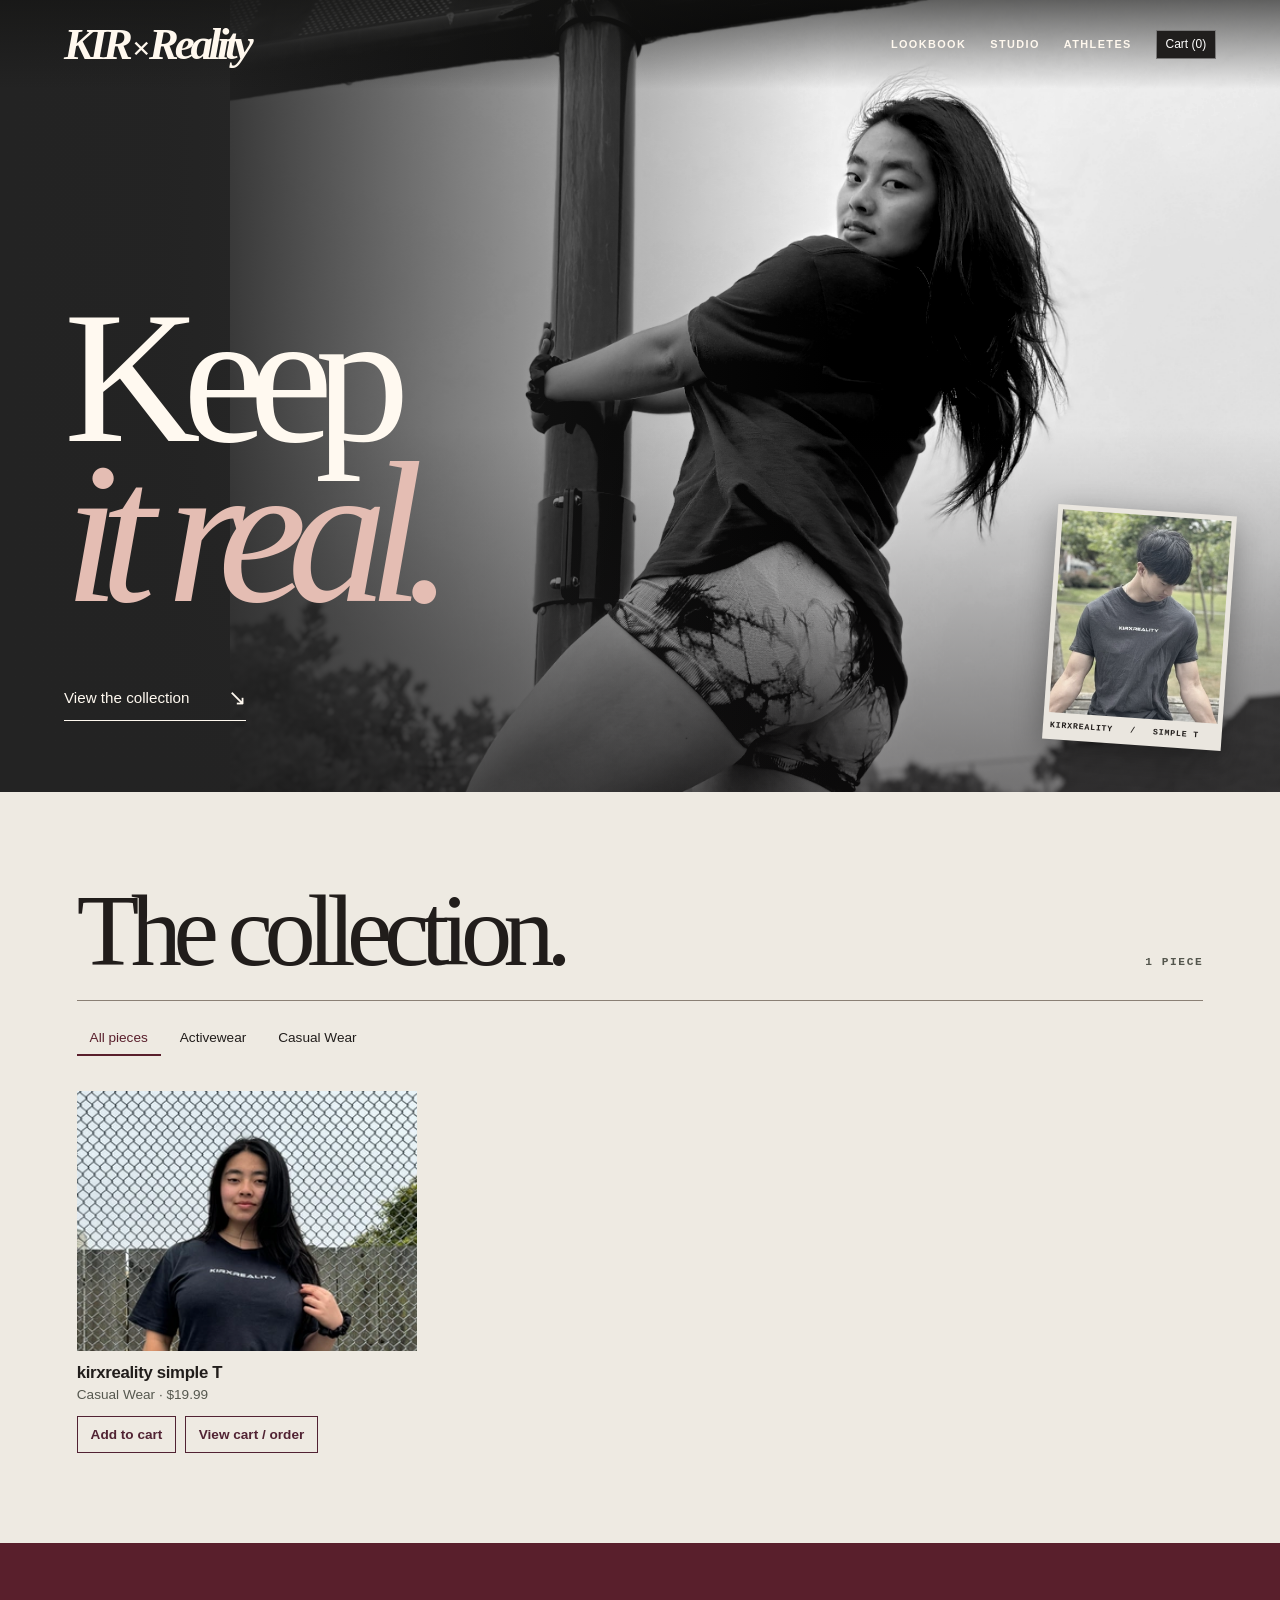
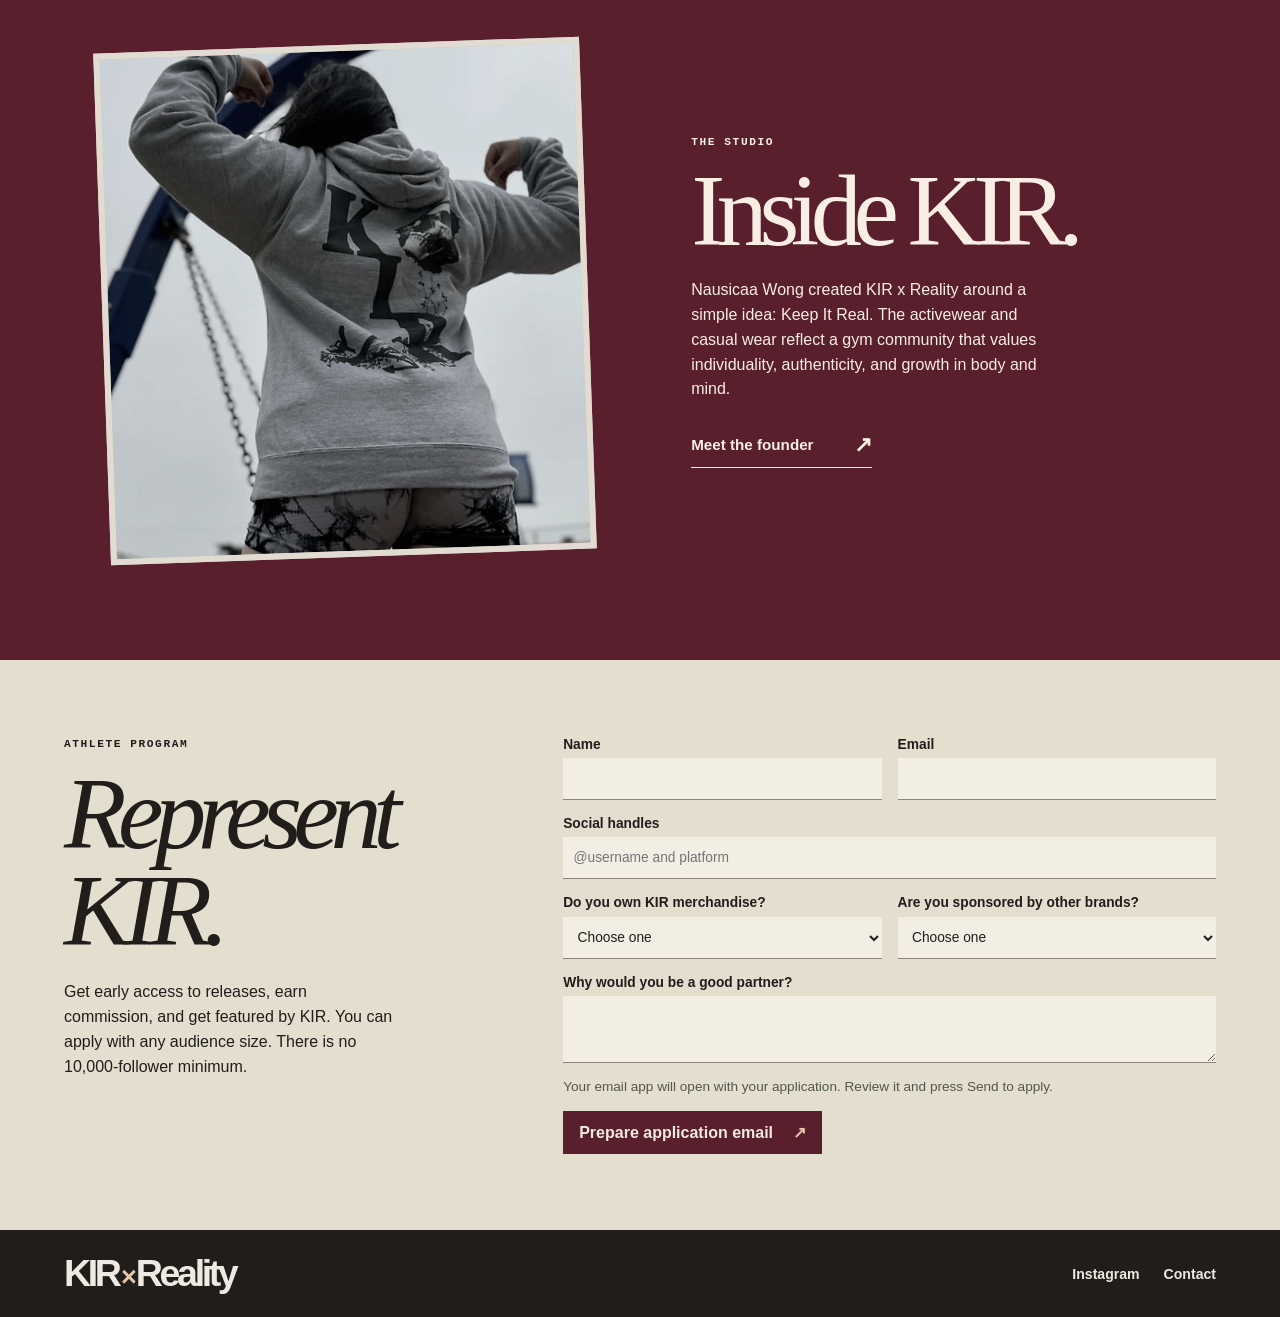
<file: index.html>
<!doctype html>
<html lang="en"><head><meta charset="utf-8"><meta name="viewport" content="width=device-width,initial-scale=1"><meta name="theme-color" content="#151515"><title>KIR x Reality — Showroom</title><meta name="description" content="Explore the KIR x Reality clothing collections and lookbook."><link rel="stylesheet" href="style.css"><link rel="stylesheet" href="campaign.css"><script src="showroom.js" defer></script></head>
<body><a class="skip" href="#archive">Skip to collections</a>
<header><a class="wordmark" href="#top" aria-label="KIR x Reality home">KIR<span>×</span>Reality</a><nav aria-label="Main navigation"><a href="#archive">Lookbook</a><a href="#studio">Studio</a><a href="#athletes">Athletes</a><a class="shop" hidden>Shop ↗</a></nav></header>
<main id="top"><section class="hero" aria-labelledby="hero-title"><div class="plate"><img id="hero-image" src="lookbook-1.webp" alt="KIR campaign portrait in a black tee and printed shorts" fetchpriority="high"></div><div class="intro"><h1 id="hero-title">Keep<br><em>it real.</em></h1><a class="explore" href="#archive">View the collection <span aria-hidden="true">&#8600;</span></a></div><div class="inset"><img src="simple-t-2.webp" alt="KIR wordmark tee photographed outdoors"><span>KIRXREALITY &nbsp; / &nbsp; SIMPLE T</span></div></section>
<section id="archive" aria-labelledby="archive-title"><div class="section-title"><h2 id="archive-title">The collection.</h2><span id="count"></span></div><div class="filters" id="filters" role="group" aria-label="Filter by collection"></div><div id="catalog" class="grid" aria-live="polite" aria-busy="true">Loading collections…</div></section><section class="brand-story" id="studio" aria-labelledby="studio-title"><div class="studio-photo"><img src="lookbook-2.webp" alt="Back of the gray KIR graphic hoodie" width="490" height="471" loading="lazy"></div><div><p class="kicker">THE STUDIO</p><h2 id="studio-title">Inside KIR.</h2><p>Nausicaa Wong created KIR x Reality around a simple idea: Keep It Real. The activewear and casual wear reflect a gym community that values individuality, authenticity, and growth in body and mind.</p><a class="explore" href="http://nausicaawong.com/">Meet the founder <span aria-hidden="true">↗</span></a></div></section><section class="athletes" id="athletes" aria-labelledby="athletes-title">
<div class="athlete-intro"><p class="kicker">ATHLETE PROGRAM</p><h2 id="athletes-title">Represent KIR.</h2><p>Get early access to releases, earn commission, and get featured by KIR. You can apply with any audience size. There is no 10,000-follower minimum.</p></div>
<form id="application"><div class="fields">
<label>Name<input name="name" autocomplete="name" required maxlength="120"></label>
<label>Email<input type="email" name="email" autocomplete="email" required maxlength="254"></label>
<label class="wide">Social handles<input name="handles" required maxlength="250" placeholder="@username and platform"></label>
<label>Do you own KIR merchandise?<select name="merch" required><option value="">Choose one</option><option>Yes</option><option>No</option></select></label>
<label>Are you sponsored by other brands?<select name="sponsors" required><option value="">Choose one</option><option>Yes</option><option>No</option></select></label>
<label class="wide">Why would you be a good partner?<textarea name="reason" rows="3" required maxlength="1500"></textarea></label></div>
<p class="form-note">Your email app will open with your application. Review it and press Send to apply.</p>
<button class="apply" type="submit">Prepare application email <span aria-hidden="true">&#8599;</span></button>
<p class="form-note" id="application-status" role="status"></p></form></section></main>
<footer><span class="wordmark" id="atelier-mark" role="button" tabindex="0" aria-label="KIR Reality studio entrance">KIR<span>×</span>Reality</span><div class="footlinks"><a href="https://instagram.com/kirxreality">Instagram</a><a href="mailto:kirxreality@gmail.com">Contact</a><a class="shop" hidden>Visit shop ↗</a></div></footer>
<dialog id="detail" aria-labelledby="detail-name"><button id="close" aria-label="Close details">×</button><div class="detail-grid"><div class="detail-art" id="detail-art"></div><section><p class="kicker" id="label"></p><h2 id="detail-name"></h2><p id="price"></p><p id="description"></p></section></div></dialog><script>
(() => {
  const mark = document.getElementById("atelier-mark");
  let taps = 0, last = 0;
  function enter() { location.assign("admin.html"); }
  mark.addEventListener("click", () => {
    const now = performance.now();
    taps = now - last < 700 ? taps + 1 : 1;
    last = now;
    if (taps === 3) enter();
  });
  mark.addEventListener("keydown", event => {
    if (event.key === "Enter" || event.key === " ") { event.preventDefault(); enter(); }
  });
  if (matchMedia("(prefers-reduced-motion: reduce)").matches) return;
  try {
    if (localStorage.getItem("kir-cover-seen")) return;
    localStorage.setItem("kir-cover-seen", "1");
  } catch { return; }
  document.querySelector(".hero .intro").animate(
    [{opacity:0, transform:"translateY(18px)"},{opacity:1, transform:"translateY(0)"}],
    {duration:700, easing:"cubic-bezier(.16,1,.3,1)"});
  document.querySelector(".inset").animate(
    [{opacity:0,transform:"translate(20px,-22px) rotate(13deg)"},{opacity:1,transform:"translate(0,0) rotate(4deg)"}],
    {delay:170,duration:760,fill:"backwards",easing:"cubic-bezier(.16,1,.3,1)"});
})();
</script><style>#atelier-mark{user-select:none;touch-action:manipulation}#atelier-mark:focus-visible{outline:2px solid currentColor;outline-offset:4px}</style></body></html>
</file>
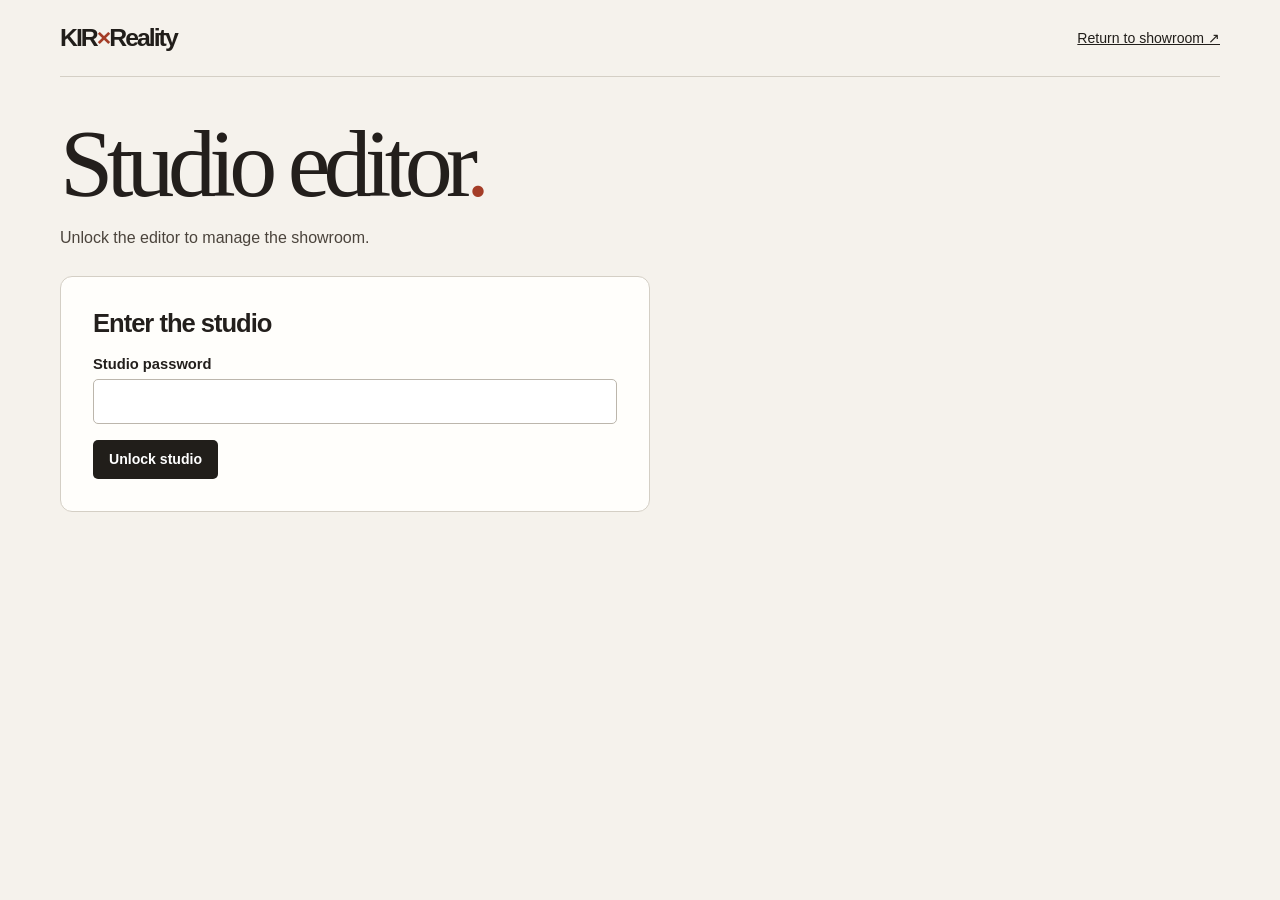
<file: admin.html>
<!doctype html>
<html lang="en">
<head>
  <meta charset="utf-8">
  <meta name="viewport" content="width=device-width, initial-scale=1">
  <meta name="robots" content="noindex,nofollow">
  <meta name="referrer" content="no-referrer">
  <title>Studio editor · KIR x Reality</title>
  <link rel="stylesheet" href="admin.css">
  <script src="admin.js" defer></script>
</head>
<body>
  <header><a class="wordmark" href="./">KIR<span>×</span>Reality</a><a href="./">Return to showroom ↗</a></header>
  <main>
    <div class="mast"><h1>Studio editor<span>.</span></h1></div>
    <div id="status" role="status" aria-live="polite">Loading studio…</div>
    <form id="gate" class="card narrow" hidden>
      <h2>Enter the studio</h2><label>Studio password<input id="password" type="password" required autocomplete="current-password"></label>
      <button>Unlock studio</button>
    </form>
    <form id="connection" class="card narrow" hidden>
      <h2>Connect to GitHub</h2>
      <p>Use a fine-grained token for <b>kirxreality/kirxreality.github.io</b> with Contents read and write access. It stays in this tab’s memory and expires here when you leave.</p>
      <label>Repository token<input id="token" type="password" autocomplete="off" spellcheck="false" required></label>
      <button>Open editor</button>
    </form>
    <section id="workspace" hidden>
      <div class="toolbar"><p id="summary"></p><button id="publish" type="button">Publish changes</button><button class="light" id="lock" type="button">Lock</button></div>
      <nav aria-label="Editor sections">
        <button type="button" data-view="products" aria-pressed="true">Products</button><button type="button" data-view="collections" aria-pressed="false">Collections</button><button type="button" data-view="settings" aria-pressed="false">Settings</button>
      </nav>
      <section id="products" class="split">
        <div class="card"><div class="cardhead"><h2>Products</h2><button type="button" id="newProduct" class="light">+ Add</button></div>
          <label>Find a product<input id="search" type="search" placeholder="Search by name"></label><div id="productList" class="list"></div>
        </div>
        <form id="productForm" class="card">
          <h2 id="formTitle">New product</h2>
          <label>Product name<input id="productName" maxlength="180" required></label>
          <div class="twocol"><label>Collection<select id="collectionSelect" required></select></label><label>Display price<input id="price" maxlength="80" placeholder="e.g. $45"></label></div>
          <label>Description<textarea id="description" rows="5" maxlength="10000"></textarea></label>
          <label>External checkout link (optional)<input id="checkoutUrl" type="url" placeholder="https://buy.stripe.com/…" autocomplete="off"></label>
          <label>Product image<input id="upload" type="file" accept="image/jpeg,image/png,image/webp"></label>
          <small>JPEG, PNG or WebP, up to 8 MB. Uploaded photos are resized for the showroom.</small>
          <img id="preview" alt="Selected product photo" hidden>
          <label>Or paste an image URL<input id="imageUrl" placeholder="https://…" autocomplete="off"></label>
          <div class="actions"><button>Save product to draft</button><button type="button" class="danger" id="deleteProduct" hidden>Remove product</button></div>
        </form>
      </section>
      <section id="collections" class="card narrow" hidden><h2>Collections</h2><div id="collectionList" class="list"></div>
        <form id="addCollection"><label>New collection<input id="collectionName" required maxlength="100"></label><button>Add collection</button></form>
      </section>
      <form id="settings" class="card narrow" hidden><h2>Showroom settings</h2>
        <label>Separate shop URL<input id="shopUrl" type="url" placeholder="https://…" autocomplete="off"></label>
        <label>Change studio password<input id="newPassword" type="password" autocomplete="new-password" placeholder="Leave blank to keep current password"></label>
        <small>The studio password is visible in the public source. GitHub controls publishing access.</small>
        <button>Save settings to draft</button>
      </form>
    </section>
  </main>
</body>
</html>
</file>
<file: style.css>
:root{--ink:#191916;--paper:#f4f1e8;--accent:#d4fb58;--line:#bcbab1;color:var(--ink);background:var(--paper);font-family:"Helvetica Neue",Arial,sans-serif;scroll-behavior:smooth}
*{box-sizing:border-box}[hidden]{display:none!important}body{margin:0}a{color:inherit;text-decoration:none}button{font:inherit;color:inherit;cursor:pointer}a:focus-visible,button:focus-visible{outline:3px solid #8856eb;outline-offset:4px}.skip{position:absolute;left:1rem;top:-4rem;background:white;padding:1rem;z-index:5}.skip:focus{top:.5rem}
header,footer{padding:1.35rem clamp(1.2rem,5vw,6rem);display:flex;align-items:center;justify-content:space-between}header{border-bottom:1px solid var(--ink)}.wordmark{font-weight:900;letter-spacing:-.09em;font-size:clamp(1.65rem,3vw,2.35rem)}.wordmark span{font-size:.72em;color:#77786e;display:inline-block;margin:0 .09em}nav,footer div{display:flex;align-items:center;gap:1.5rem}nav a,footer div a{font-size:.88rem;font-weight:650}nav a:hover,footer div a:hover{text-decoration:underline}
main{max-width:1800px;margin:auto}.hero{display:grid;grid-template-columns:.9fr 1.1fr;min-height:clamp(370px,38vw,630px);border-bottom:1px solid var(--ink)}.intro{padding:clamp(2rem,5vw,6rem);display:flex;align-items:flex-start;flex-direction:column;justify-content:space-between}.kicker,#count,.plate-mark{font:600 .7rem/1.4 "Courier New",monospace;letter-spacing:.14em}.kicker{display:flex;align-items:center;gap:.6rem;margin:0}.kicker i{width:9px;height:9px;border-radius:50%;background:var(--ink)}h1,h2,p{margin:0}h1{font-size:clamp(3.5rem,7.8vw,9rem);font-weight:550;letter-spacing:-.085em;line-height:.94;margin:1.6rem 0}h1 em{font:italic 1.04em/.95 Georgia,serif;letter-spacing:-.085em}.explore{display:inline-flex;align-items:center;gap:2.5rem;border-bottom:1px solid;padding:.55rem 0;font-weight:650;font-size:.95rem}.explore span{font-size:1.4rem}
.plate,.detail-art,.thumb{position:relative;overflow:hidden;background:#252720}.plate{isolation:isolate;background:radial-gradient(ellipse at 35% 72%,#8f9c66,#343d29 54%,#141612 95%)}.art{position:absolute;inset:0;display:grid;place-items:center;transform:rotate(-13deg) skew(-9deg);font:950 clamp(8rem,26vw,30rem)/1 Arial,sans-serif;letter-spacing:-.14em;color:var(--accent);padding-right:.16em;text-shadow:2px 3px #3b5131,4px 6px #3b5131,6px 9px #304027}.plate:after{content:"";pointer-events:none;position:absolute;inset:0;background:repeating-linear-gradient(108deg,transparent 0px,transparent 3px,#151a151f 4px,#151a151f 5px);z-index:1}.plate:has(img:not([hidden])):after{display:none}.plate img,.thumb img,.detail-art img{width:100%;height:100%;display:block;object-fit:cover}.plate img{position:absolute;inset:0}.plate-mark,.cross{position:absolute;z-index:2;background:var(--ink);color:var(--accent)}.plate-mark{bottom:1.3rem;left:1.3rem;padding:.3rem .5rem}.cross{right:1.3rem;top:1.3rem;font-size:1.25rem;line-height:1}
#archive{padding:clamp(2.5rem,6vw,7rem) clamp(1.2rem,5vw,6rem)}.section-title{display:flex;justify-content:space-between;align-items:baseline;gap:1rem}.section-title h2,dialog h2{font:500 clamp(2.3rem,4.7vw,5rem)/1.1 Georgia,serif;letter-spacing:-.075em}#count{color:#54564d;white-space:nowrap}.filters{display:flex;flex-wrap:wrap;gap:.4rem;margin:1.6rem 0}.filters button{border:1px solid var(--line);background:transparent;padding:.48rem .8rem;border-radius:2rem;font-size:.85rem}.filters button[aria-pressed=true]{background:var(--ink);color:white;border-color:var(--ink)}.grid{display:grid;grid-template-columns:repeat(3,minmax(0,1fr));gap:2rem 1.25rem}.card{background:none;border:0;padding:0;text-align:left}.thumb{aspect-ratio:4/5;background:#dfded5;display:grid;place-items:center}.placeholder{font:italic 2.6rem Georgia,serif;color:#717365}.thumb img{transition:transform .25s}.card:hover img{transform:scale(1.025)}.card h3{font-size:1.05rem;margin:.72rem 0 .25rem;letter-spacing:-.02em}.meta{font-size:.85rem;color:#56584f}.empty{grid-column:1/-1;border-block:1px solid var(--line);padding:2rem 0;color:#55564d}
footer{background:var(--ink);color:var(--paper)}footer .wordmark span{color:var(--accent)}.studio{display:grid;place-items:center;width:44px;height:44px;font-size:1.5rem;color:var(--accent)}
dialog{background:var(--paper);color:var(--ink);border:0;padding:0;width:min(820px,92vw);max-height:88dvh}dialog::backdrop{background:#161611b5}#close{position:absolute;z-index:1;top:.7rem;right:.7rem;border:1px solid var(--line);border-radius:50%;background:var(--paper);width:2.55rem;height:2.55rem;font-size:1.55rem}.detail-grid{display:grid;grid-template-columns:1fr 1fr}.detail-art{min-height:340px;display:grid;place-items:center;background:#dfded5}.detail-art img{object-fit:contain}.detail-grid section{padding:3.5rem 2rem}.detail-grid h2{font-size:2.7rem;margin:1rem 0}#description{margin:1rem 0;white-space:pre-line;line-height:1.55;overflow-wrap:anywhere}#price{font-weight:bold}
@media(max-width:650px){.hero{grid-template-columns:1fr}.intro{min-height:265px}.plate{height:52vw}.art{font-size:40vw}.grid{grid-template-columns:repeat(2,minmax(0,1fr));gap:1.5rem .8rem}.detail-grid{grid-template-columns:1fr}.detail-art{height:36dvh;min-height:0}.detail-grid section{padding:1.5rem}.section-title h2{font-size:2.4rem}.section-title{align-items:center}nav{gap:.85rem}}@media(prefers-reduced-motion:reduce){:root{scroll-behavior:auto}.thumb img{transition:none}}
.brand-story{border-top:1px solid var(--ink);background:#dedfcf;padding:clamp(2rem,6vw,6rem) clamp(1.2rem,5vw,6rem);display:grid;grid-template-columns:1fr 1fr;gap:2rem;align-items:end}.brand-story h2{font:italic 500 clamp(3rem,6vw,6rem)/1 Georgia,serif;letter-spacing:-.085em;margin-top:.7rem}.brand-story>div>p:not(.kicker){max-width:39ch;line-height:1.55}.brand-story .explore{margin-top:.75rem}@media(max-width:650px){.brand-story{grid-template-columns:1fr;gap:1rem}}
@media(max-width:500px){footer{align-items:flex-start;gap:1.2rem;flex-wrap:wrap}.footlinks{flex-wrap:wrap;gap:.8rem}}
.athletes{border-top:1px solid var(--ink);padding:clamp(2rem,6vw,6rem) clamp(1.2rem,5vw,6rem);display:grid;grid-template-columns:.8fr 1.2fr;gap:clamp(2rem,5vw,6rem)}.athletes h2{font:500 clamp(2.8rem,5vw,5.5rem)/1 Georgia,serif;letter-spacing:-.08em;margin:.8rem 0 1.3rem}.athlete-intro>p:last-child{max-width:37ch;line-height:1.55}.fields{display:grid;grid-template-columns:repeat(2,minmax(0,1fr));gap:1rem}.fields label{display:grid;align-content:end;gap:.4rem;font-size:.86rem;font-weight:bold}.fields input,.fields textarea,.fields select{width:100%;min-height:42px;font:inherit;font-weight:400;color:var(--ink);background:#fffdf7;border:1px solid var(--line);padding:.65rem;border-radius:0}.fields textarea{resize:vertical}.wide{grid-column:1/-1}.apply{border:1px solid var(--ink);padding:.75rem 1rem;background:var(--ink);color:var(--paper);font-weight:650}.apply span{margin-left:1rem;color:var(--accent)}.form-note{margin:.9rem 0;font-size:.85rem;line-height:1.4;color:#54564d}.form-note:empty{display:none}@media(max-width:730px){.athletes{grid-template-columns:1fr}}@media(max-width:500px){header{flex-wrap:wrap;gap:.75rem}nav{flex-wrap:wrap}.fields{grid-template-columns:1fr}}
.brand-story{align-items:center}.studio-photo{width:100%;height:clamp(235px,33vw,510px);background:#cdccbf;overflow:hidden}.studio-photo img{width:100%;height:100%;object-fit:cover;object-position:center}.brand-story h2{margin-bottom:1.2rem}.plate img{object-position:50% 43%}.plate-mark,.cross{pointer-events:none}@media(max-width:650px){.plate{height:72vw;max-height:390px}.studio-photo{height:70vw;max-height:350px}}
</file>
<file: campaign.css>
:root{--paper:#eeeae2;--ink:#211d1b;--wine:#591f2c;--accent:#e5c6aa}
header{position:absolute;inset:0 0 auto;z-index:3;color:#fff8ee;border:0;padding:22px 5vw;background:linear-gradient(#131312a6,transparent)}
header .wordmark{font:italic bold clamp(1.6rem,3.5vw,3.5rem)/1 Georgia,serif;letter-spacing:-.092em}header .wordmark span{color:inherit}nav a{text-transform:uppercase;letter-spacing:.13em;font:600 .68rem/1.5 Arial,sans-serif}
.hero{position:relative;display:block;isolation:isolate;overflow:hidden;height:clamp(580px,88svh,910px);border:0;background:#262525;color:#fff9f0}
.hero .plate{position:absolute;inset:0;height:auto;max-height:none;background:#333;z-index:-2}.hero .plate img{width:82%;left:auto;right:0;object-position:50% 38%;filter:grayscale(1) contrast(1.1)}
.hero .plate:after{content:"";display:block!important;position:absolute;inset:0;background:linear-gradient(90deg,#232323 0%,#232323fa 13%,#2323239e 32%,transparent 65%),linear-gradient(0deg,#15131488,transparent 46%)}
.hero .intro{position:absolute;inset:auto auto 9% 5%;padding:0;min-height:0;display:block}.hero h1{font:normal clamp(7.5rem,14.8vw,17rem)/.74 Georgia,serif;letter-spacing:-.095em;margin:0 0 .2em}.hero h1 em{font:italic 1.06em/.86 Georgia,serif;letter-spacing:-.098em;color:#e4bdb3}
.hero .explore{margin-top:1.1rem;font-weight:500;gap:2.4rem}.inset{position:absolute;right:4%;bottom:6%;width:clamp(104px,14vw,224px);padding:5px;background:#eae6df;color:var(--ink);transform:rotate(4deg);box-shadow:0 8px 32px #0005}.inset img{width:100%;aspect-ratio:5/6;display:block;object-fit:cover;filter:saturate(.55)}.inset span{display:block;padding:8px 2px 4px;font:600 clamp(.47rem,.65vw,.67rem)/1.2 monospace;letter-spacing:.09em}
#archive{padding:clamp(3rem,7vw,8rem) 6vw}.section-title{border-bottom:1px solid #8a8075;padding-bottom:1.3rem}.section-title h2,.brand-story h2,.athletes h2{font:normal clamp(3.4rem,8vw,9rem)/.95 Georgia,serif;letter-spacing:-.083em}.filters{margin:1.3rem 0 2.2rem}.filters button{border-radius:0;border:0;border-bottom:2px solid transparent;padding:.55rem .8rem}.filters button[aria-pressed=true]{color:var(--wine);background:none;border-color:var(--wine)}
.grid:has(.card:only-child){display:block}.card:only-child{width:100%;display:grid;grid-template-columns:minmax(0,1.25fr) minmax(0,1fr);column-gap:7vw;align-items:end;background:#e3ddd2;padding:clamp(1rem,3vw,3rem)}.card:only-child .thumb{grid-row:span 2;aspect-ratio:1.4}.card:only-child .thumb img{object-position:center 35%}.card:only-child h3{font:italic clamp(2.5rem,5.5vw,6rem)/.99 Georgia,serif;letter-spacing:-.07em;max-width:10ch}.card:only-child .meta{align-self:start;margin-top:1rem}
.brand-story{background:var(--wine);color:#f9eee3;padding:8vw;gap:8vw;border:0}.studio-photo{height:auto;aspect-ratio:.95;transform:rotate(-2deg);border:6px solid #e2dbd1}.studio-photo img{filter:saturate(.65)}.brand-story .explore{margin-top:1.25rem}.athletes{background:#e4dece;border:0}.athletes h2{font-style:italic}.fields input,.fields textarea,.fields select{border:0;border-bottom:1px solid #8d8578;background:#f2eee4}.apply{background:var(--wine);border:0}.footlinks{flex-wrap:wrap}
@media(max-width:650px){header{padding:19px 5%;gap:.5rem;flex-wrap:nowrap}nav{gap:.65rem}nav a{font-size:.56rem}.hero{height:76svh;min-height:510px;max-height:790px}.hero .plate img{width:100%;object-position:56% 26%}.hero .plate:after{background:linear-gradient(0deg,#171717da,transparent 65%),linear-gradient(90deg,#16161655,transparent)}.hero h1{font-size:clamp(6rem,23vw,9rem)}.hero .intro{bottom:7%}.inset{width:22%;bottom:9%;right:5%}.inset span{font-size:.41rem}.hero .explore{font-size:.83rem}.card:only-child{display:block}.card:only-child .thumb{aspect-ratio:1.14}.card:only-child h3{max-width:none;font-size:2.4rem;margin-top:1rem}.card:only-child .meta{margin:.5rem 0}.brand-story{padding:3rem 6vw;gap:2rem}.studio-photo{height:auto;max-height:unset}.athletes h2,.brand-story h2{font-size:3.5rem}}
</file>
<file: admin.css>
:root{font-family:Inter,Arial,sans-serif;color:#231f1c;background:#f5f2ec;font-synthesis:none;--ink:#211e1a;--line:#d4cfc5;--paper:#fffefb;--accent:#a43d27}
*{box-sizing:border-box}body{margin:0}header,main{width:min(1160px,92%);margin:auto}header{display:flex;align-items:center;justify-content:space-between;padding:24px 0;border-bottom:1px solid var(--line)}header a{color:var(--ink);font-size:.88rem}.wordmark{text-decoration:none;font-weight:850;letter-spacing:-.08em;font-size:1.55rem}.wordmark span,h1 span{color:var(--accent)}main{padding-bottom:90px}h1{margin:40px 0 16px;font:normal clamp(3rem,8vw,6rem)/.98 Georgia,serif;letter-spacing:-.07em}h2{margin:0 0 18px;letter-spacing:-.04em;font-size:1.6rem}#status{margin:18px 0 26px;min-height:1.3em;color:#4b443c}#status[data-error=true]{color:#902f1c}.card{background:var(--paper);padding:clamp(18px,3vw,32px);border:1px solid var(--line);border-radius:12px;align-self:start}.narrow{max-width:590px}.split{display:grid;grid-template-columns:minmax(240px,.88fr) minmax(300px,1.5fr);gap:16px}.toolbar,.actions,.cardhead,nav,.row{display:flex;align-items:center;gap:10px;flex-wrap:wrap}.toolbar{padding:0 0 14px}.toolbar p{margin:0 auto 0 0}.cardhead{justify-content:space-between}.cardhead h2{margin:0}nav{margin-bottom:16px;border-bottom:1px solid var(--line);gap:2px}nav button{border-radius:0;background:transparent;color:var(--ink);border-bottom:3px solid transparent}nav button[aria-pressed=true]{border-color:var(--accent)}button{background:var(--ink);color:white;border:0;border-radius:5px;padding:11px 16px;font:inherit;font-weight:600;font-size:.88rem;line-height:1.2;cursor:pointer}button:disabled{opacity:.55;cursor:default}.light,.row button{background:#ede9e2;color:var(--ink)}.danger{background:#fff0ec;color:#913b25}.card p,small{line-height:1.5;color:#544e46}label{display:grid;gap:7px;margin:16px 0;font-weight:650;font-size:.92rem}input,textarea,select{width:100%;min-width:0;border:1px solid #bcb6ac;background:white;color:var(--ink);border-radius:5px;padding:11px;font:inherit;font-weight:400;line-height:1.35;font-size:1rem}textarea{resize:vertical}small{display:block;margin-bottom:14px}button:focus-visible,a:focus-visible,input:focus-visible,select:focus-visible,textarea:focus-visible{outline:3px solid #a94029;outline-offset:2px}.twocol{display:grid;grid-template-columns:1fr 1fr;gap:12px}.list{max-height:55vh;overflow:auto}.row{padding:12px 0;border-bottom:1px solid var(--line)}.row strong,.row input{flex:1;min-width:80px}.row strong{overflow-wrap:anywhere}.row button{padding:8px}#preview{width:130px;height:130px;object-fit:contain;background:#f4f1eb;border-radius:8px}#settings button{margin-top:8px}[hidden]{display:none!important}@media(max-width:690px){.split,.twocol{grid-template-columns:1fr}.twocol{gap:0}.list{max-height:280px}.toolbar p{width:100%}header a{font-size:.78rem}}
</file>
